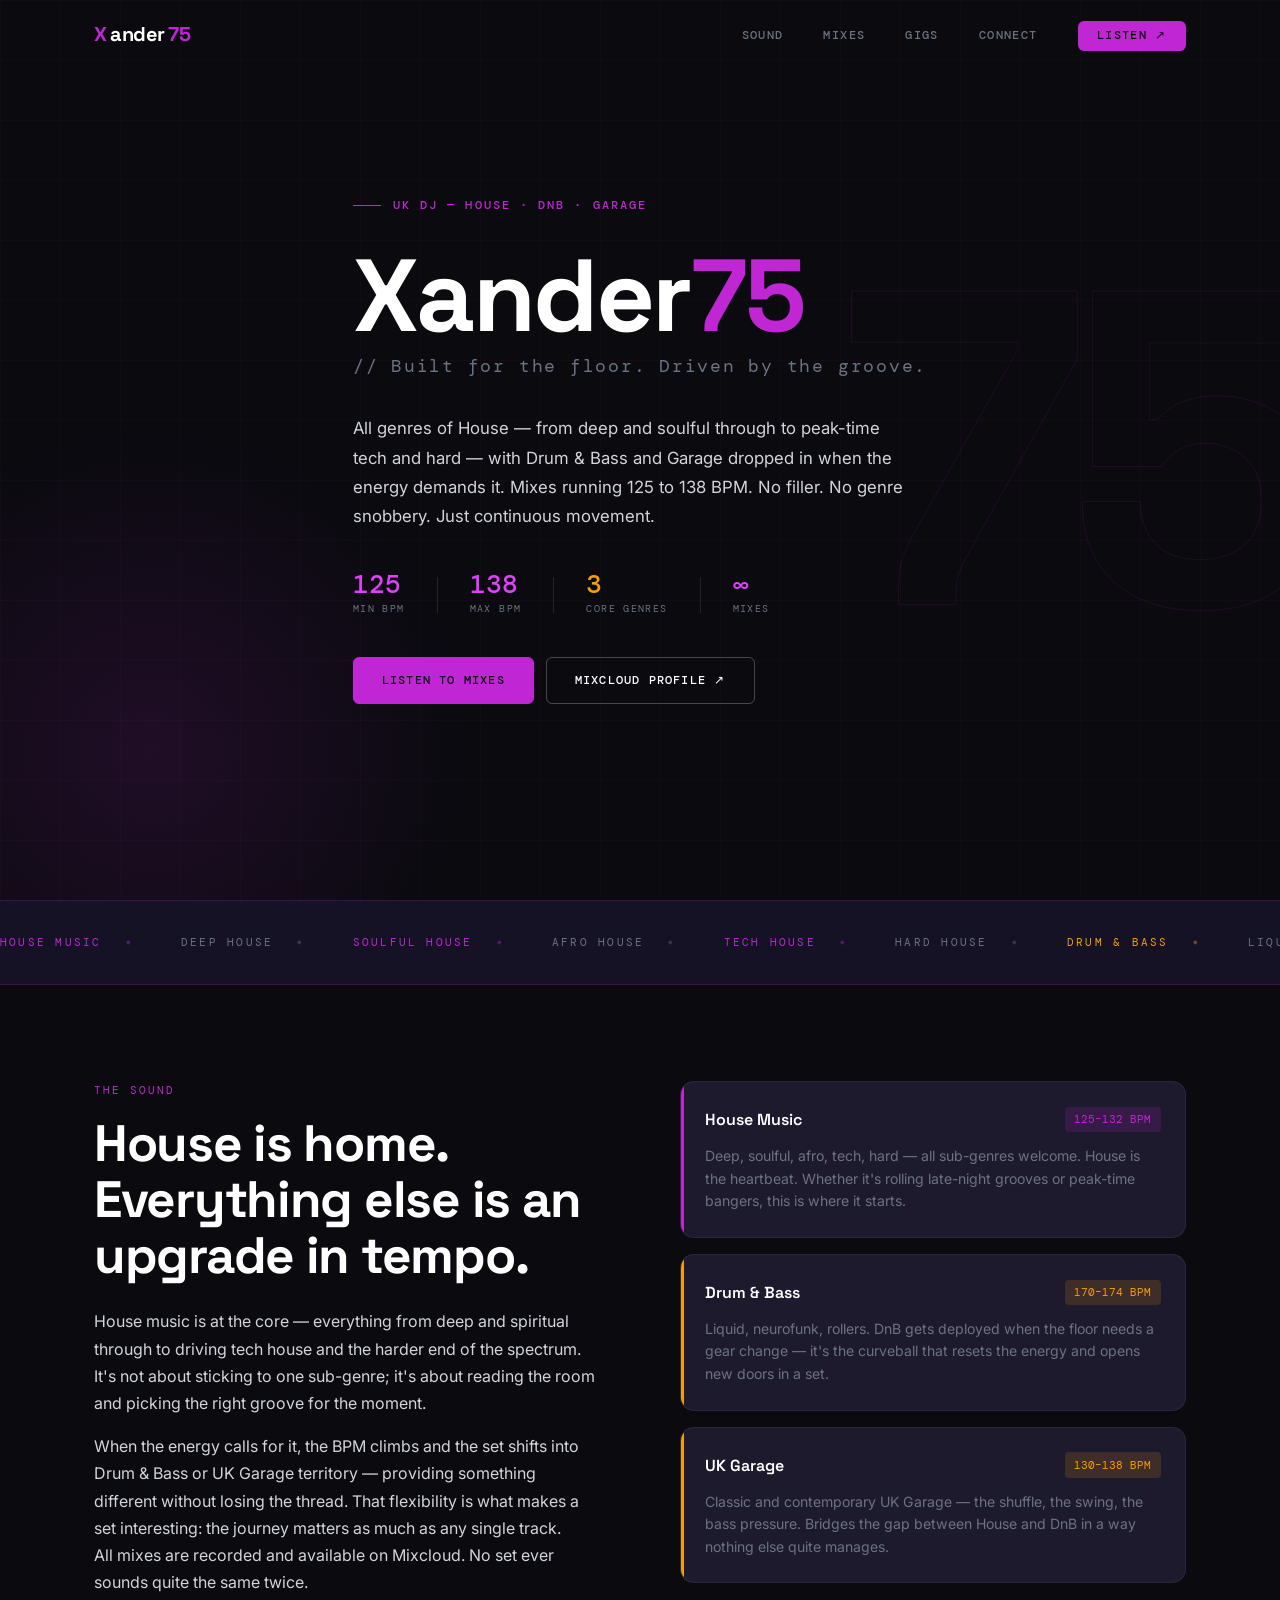
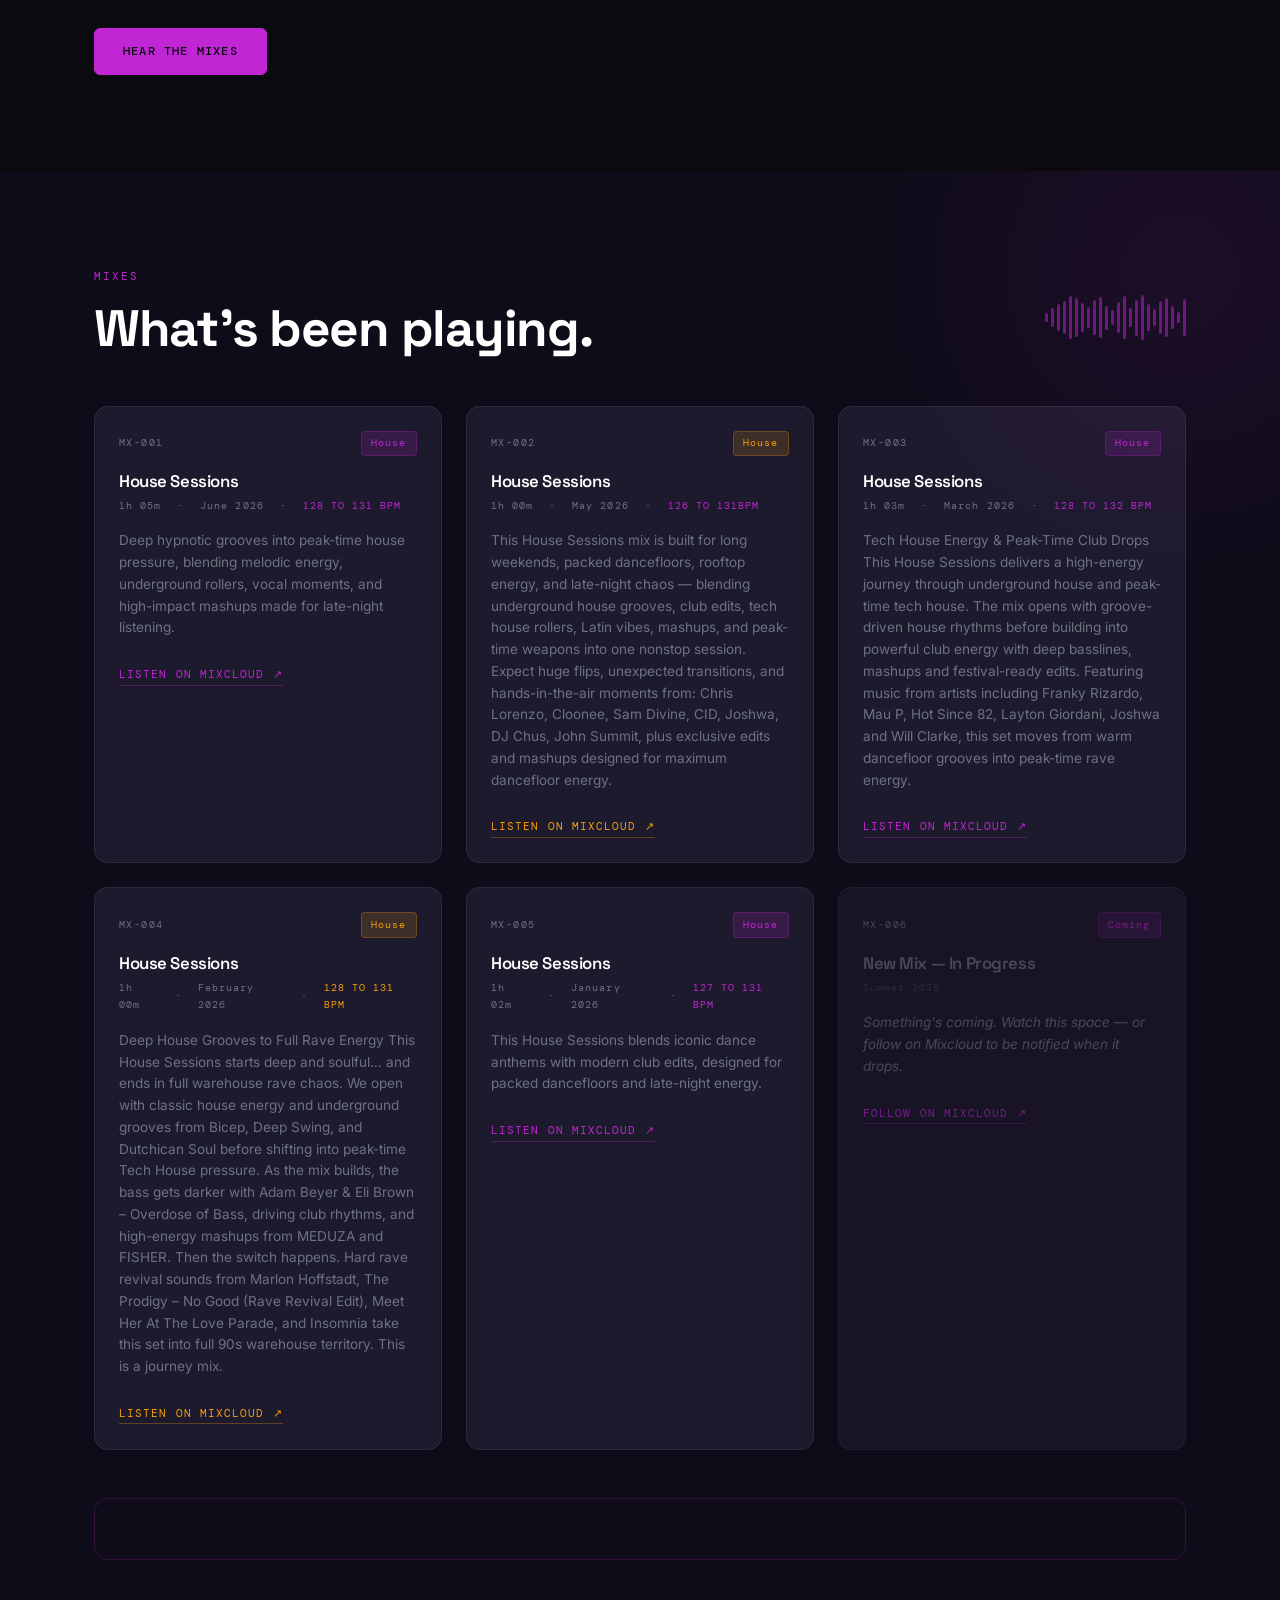
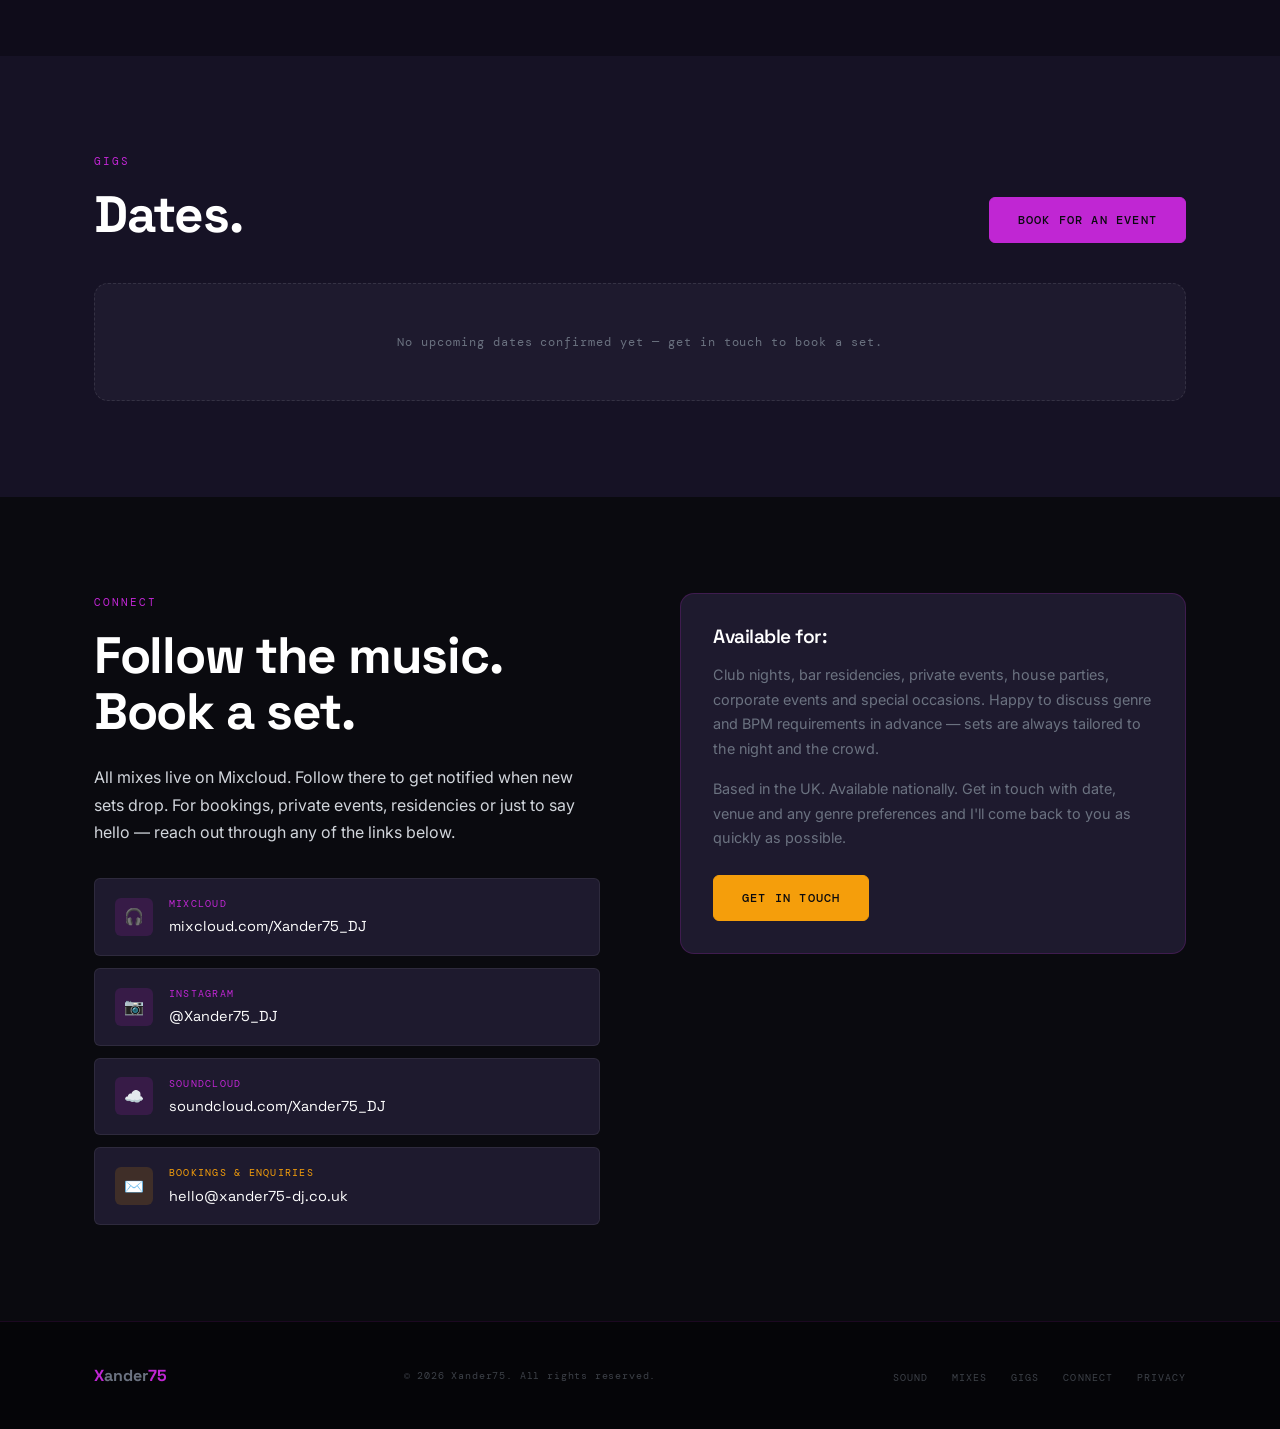
<file: index.html>
<!DOCTYPE html>
<html lang="en-GB">
<head>
  <meta charset="UTF-8">
  <meta name="viewport" content="width=device-width, initial-scale=1.0">

  <!-- ============================================================
       EDIT: Update these meta tags for your domain and social sharing
       ============================================================ -->
  <title>Xander75 | DJ · House · Drum &amp; Bass · Garage</title>
  <meta name="description" content="Xander75 — UK DJ spinning House, Drum &amp; Bass and Garage. 125–138 BPM of non-stop movement. Listen to mixes on Mixcloud and get in touch for bookings.">
  <link rel="canonical" href="https://xander75-dj.co.uk/">

  <!-- Open Graph -->
  <meta property="og:type" content="website">
  <meta property="og:url" content="https://xander75-dj.co.uk/">
  <meta property="og:title" content="Xander75 — DJ · House · DnB · Garage">
  <meta property="og:description" content="UK DJ. House, Drum &amp; Bass and Garage. 125–138 BPM. Mixes on Mixcloud.">
  <!-- EDIT: create a 1200×630px banner image and update path below -->
  <meta property="og:image" content="https://xander75.co.uk/assets/og-image.png">

  <!-- EDIT: replace favicon files with your own -->
  <link rel="icon" type="image/svg+xml" href="assets/favicon.svg">
  <link rel="icon" type="image/png" href="assets/favicon.png">

  <link rel="stylesheet" href="css/style.css">
</head>

<body>

  <a class="skip-link" href="#main">Skip to main content</a>

  <!-- ══════════════════════════════════════════════════════════
       NAVIGATION
  ══════════════════════════════════════════════════════════ -->
  <nav class="site-nav" aria-label="Main navigation">
    <div class="container">
      <div class="nav-inner">

        <!-- EDIT: this is the logo mark — change text or add an SVG logo -->
        <a href="#hero" class="nav-logo" aria-label="Xander75 home">
          <span class="logo-accent">X</span>ander<span class="logo-accent">75</span>
        </a>

        <button class="nav-toggle" id="navToggle"
                aria-controls="navLinks"
                aria-expanded="false"
                aria-label="Toggle navigation">
          <span></span><span></span><span></span>
        </button>

        <ul class="nav-links" id="navLinks" role="list">
          <li><a href="#sound">Sound</a></li>
          <li><a href="#mixes">Mixes</a></li>
          <li><a href="#gigs">Gigs</a></li>
          <li><a href="#connect">Connect</a></li>
          <!-- EDIT: update href to your Mixcloud URL -->
          <li><a href="https://www.mixcloud.com/xander75_dj/" target="_blank" rel="noopener" class="nav-cta">Listen ↗</a></li>
        </ul>

      </div>
    </div>
  </nav>

  <main id="main">

  <!-- ══════════════════════════════════════════════════════════
       HERO
  ══════════════════════════════════════════════════════════ -->
  <section class="hero" id="hero" aria-labelledby="hero-title">

    <div class="hero-grid" aria-hidden="true"></div>
    <div class="hero-glow" aria-hidden="true"></div>

    <!-- THE SIGNATURE ELEMENT: giant "75" watermark -->
    <div class="hero-watermark" aria-hidden="true">75</div>

    <div class="container">
      <div class="hero-content">

        <p class="eyebrow">UK DJ — House · DnB · Garage</p>

        <h1 id="hero-title">Xander<span style="color:var(--fuchsia)">75</span></h1>

        <!-- EDIT: update this tagline to reflect your style -->
        <p class="hero-alias">// Built for the floor. Driven by the groove.</p>

        <p class="hero-bio">
          All genres of House — from deep and soulful through to peak-time tech and hard — with Drum &amp; Bass and Garage dropped in when the energy demands it. Mixes running 125 to 138 BPM. No filler. No genre snobbery. Just continuous movement.
        </p>

        <!-- Live BPM readout strip -->
        <div class="bpm-strip" aria-label="BPM range">
          <div class="bpm-item">
            <span class="bpm-value" aria-label="Minimum BPM: 125">125</span>
            <span class="bpm-label">Min BPM</span>
          </div>
          <div class="bpm-divider" aria-hidden="true"></div>
          <div class="bpm-item">
            <span class="bpm-value" aria-label="Maximum BPM: 138">138</span>
            <span class="bpm-label">Max BPM</span>
          </div>
          <div class="bpm-divider" aria-hidden="true"></div>
          <div class="bpm-item">
            <span class="bpm-value amber" aria-label="3 genres">3</span>
            <span class="bpm-label">Core Genres</span>
          </div>
          <div class="bpm-divider" aria-hidden="true"></div>
          <div class="bpm-item">
            <!-- EDIT: update this number as your mix count grows -->
            <span class="bpm-value" aria-label="82 Mixes on Mixcloud">∞</span>
            <span class="bpm-label">Mixes</span>
          </div>
        </div>

        <div class="btn-group">
          <!-- EDIT: update all links below with your real URLs -->
          <a href="#mixes" class="btn btn-fuchsia">Listen to Mixes</a>
          <a href="https://www.mixcloud.com/xander75_dj/" target="_blank" rel="noopener" class="btn btn-outline">Mixcloud Profile ↗</a>
        </div>

      </div>
    </div>
  </section>

  <!-- ══════════════════════════════════════════════════════════
       SCROLLING GENRE TICKER
  ══════════════════════════════════════════════════════════ -->
  <div class="genre-strip" aria-hidden="true">
    <div class="genre-ticker">
      <span class="fuchsia">House Music</span>
      <span>Deep House</span>
      <span class="fuchsia">Soulful House</span>
      <span>Afro House</span>
      <span class="fuchsia">Tech House</span>
      <span>Hard House</span>
      <span class="amber">Drum &amp; Bass</span>
      <span>Liquid DnB</span>
      <span class="amber">Garage</span>
      <span>UK Garage</span>
      <span class="fuchsia">125 BPM</span>
      <span>130 BPM</span>
      <span class="amber">138 BPM</span>
      <span class="fuchsia">House Music</span>
      <span>Deep House</span>
      <span class="fuchsia">Soulful House</span>
      <span>Afro House</span>
      <span class="fuchsia">Tech House</span>
      <span>Hard House</span>
      <span class="amber">Drum &amp; Bass</span>
      <span>Liquid DnB</span>
      <span class="amber">Garage</span>
      <span>UK Garage</span>
      <span class="fuchsia">125 BPM</span>
      <span>130 BPM</span>
      <span class="amber">138 BPM</span>
    </div>
  </div>

  <!-- ══════════════════════════════════════════════════════════
       SOUND / ABOUT
  ══════════════════════════════════════════════════════════ -->
  <section class="sound-section" id="sound" aria-labelledby="sound-heading">
    <div class="container">

      <div class="sound-grid">

        <div class="reveal">
          <span class="section-eyebrow">The Sound</span>
          <h2 id="sound-heading">House is home. Everything else is an upgrade in tempo.</h2>
          <p style="margin-top:1.5rem; margin-bottom:1rem;">
            <!-- EDIT: update this bio with your own words -->
            House music is at the core — everything from deep and spiritual through to driving tech house and the harder end of the spectrum. It's not about sticking to one sub-genre; it's about reading the room and picking the right groove for the moment.
          </p>
          <p>
            When the energy calls for it, the BPM climbs and the set shifts into Drum &amp; Bass or UK Garage territory — providing something different without losing the thread. That flexibility is what makes a set interesting: the journey matters as much as any single track.
          </p>
          <p>
            All mixes are recorded and available on Mixcloud. No set ever sounds quite the same twice.
          </p>
          <div class="btn-group" style="margin-top:2rem;">
            <a href="#mixes" class="btn btn-fuchsia">Hear the Mixes</a>
          </div>
        </div>

        <div class="genre-cards reveal">

          <!-- ── Genre Card: House ── -->
          <div class="genre-card">
            <div class="genre-card-header">
              <span class="genre-card-title">House Music</span>
              <span class="genre-bpm">125–132 BPM</span>
            </div>
            <!-- EDIT: update descriptions to reflect your actual style and influences -->
            <p>Deep, soulful, afro, tech, hard — all sub-genres welcome. House is the heartbeat. Whether it's rolling late-night grooves or peak-time bangers, this is where it starts.</p>
          </div>

          <!-- ── Genre Card: DnB ── -->
          <div class="genre-card amber-card">
            <div class="genre-card-header">
              <span class="genre-card-title">Drum &amp; Bass</span>
              <span class="genre-bpm amber">170–174 BPM</span>
            </div>
            <p>Liquid, neurofunk, rollers. DnB gets deployed when the floor needs a gear change — it's the curveball that resets the energy and opens new doors in a set.</p>
          </div>

          <!-- ── Genre Card: Garage ── -->
          <div class="genre-card amber-card">
            <div class="genre-card-header">
              <span class="genre-card-title">UK Garage</span>
              <span class="genre-bpm amber">130–138 BPM</span>
            </div>
            <p>Classic and contemporary UK Garage — the shuffle, the swing, the bass pressure. Bridges the gap between House and DnB in a way nothing else quite manages.</p>
          </div>

        </div>

      </div>
    </div>
  </section>

  <!-- ══════════════════════════════════════════════════════════
       MIXES
  ══════════════════════════════════════════════════════════ -->
  <section class="mixes-section" id="mixes" aria-labelledby="mixes-heading">
    <div class="container">

      <div class="mixes-header reveal">
        <div>
          <span class="section-eyebrow">Mixes</span>
          <h2 id="mixes-heading">What's been playing.</h2>
        </div>
        <!-- Animated waveform -->
        <div class="waveform" aria-hidden="true">
          <!-- JS sets the heights — these are placeholder bars -->
          <div class="wave-bar"></div>
          <div class="wave-bar"></div>
          <div class="wave-bar"></div>
          <div class="wave-bar"></div>
          <div class="wave-bar"></div>
          <div class="wave-bar"></div>
          <div class="wave-bar"></div>
          <div class="wave-bar"></div>
          <div class="wave-bar"></div>
          <div class="wave-bar"></div>
          <div class="wave-bar"></div>
          <div class="wave-bar"></div>
          <div class="wave-bar"></div>
          <div class="wave-bar"></div>
          <div class="wave-bar"></div>
          <div class="wave-bar"></div>
          <div class="wave-bar"></div>
          <div class="wave-bar"></div>
          <div class="wave-bar"></div>
          <div class="wave-bar"></div>
          <div class="wave-bar"></div>
          <div class="wave-bar"></div>
          <div class="wave-bar"></div>
          <div class="wave-bar"></div>
        </div>
      </div>

      <!-- ── Mix Cards ──
           EDIT: update each card with your real mix titles, durations, dates and Mixcloud links.
           Add/remove cards as needed. Copy the .mix-card block to add more.
           Add class "amber-mix" to the outer .mix-card and "amber" to .mix-genre-badge and .mix-link
           for DnB/Garage mixes.
      ── -->
      <div class="mixes-grid">

        <!-- 2026-06-17 -->
        <article class="mix-card reveal" aria-labelledby="mix1-title">
          <div class="mix-card-header">
            <span class="mix-number mono">MX-001</span>
            <span class="mix-genre-badge">House</span>
          </div>
          <div class="mix-card-body">
            <h3 id="mix1-title">
              <!-- EDIT: replace with your actual mix title -->
              House Sessions
            </h3>
            <div class="mix-meta">
              <!-- EDIT: update duration and date -->
              <span>1h 05m</span>
              <span>·</span>
              <span>June 2026</span>
              <span>·</span>
              <span class="active mono">128 to 131 BPM</span>
            </div>
            <p class="mix-description">
              <!-- EDIT: your own tracklist flavour notes -->
              Deep hypnotic grooves into peak-time house pressure, blending melodic energy, underground rollers, vocal moments, and high-impact mashups made for late-night listening.
            </p>
            <!-- EDIT: replace # with your actual Mixcloud track URL -->
            <a href="https://www.mixcloud.com/xander75_dj/20260617-house-sessions/" target="_blank" rel="noopener" class="mix-link">
              Listen on Mixcloud ↗
            </a>
          </div>
        </article>

        <!-- 2026-05-24 -->
        <article class="mix-card amber-mix reveal" aria-labelledby="mix2-title">
          <div class="mix-card-header">
            <span class="mix-number mono">MX-002</span>
            <span class="mix-genre-badge amber">House</span>
          </div>
          <div class="mix-card-body">
            <h3 id="mix2-title">
              <!-- EDIT -->
              House Sessions
            </h3>
            <div class="mix-meta">
              <span>1h 00m</span>
              <span>·</span>
              <span>May 2026</span>
              <span>·</span>
              <span class="active mono">126 to 131BPM</span>
            </div>
            <p class="mix-description">
              This House Sessions mix is built for long weekends, packed dancefloors, rooftop energy, and late-night chaos — blending underground house grooves, club edits, tech house rollers, Latin vibes, mashups, and peak-time weapons into one nonstop session.

Expect huge flips, unexpected transitions, and hands-in-the-air moments from:
Chris Lorenzo, Cloonee, Sam Divine, CID, Joshwa, DJ Chus, John Summit, plus exclusive edits and mashups designed for maximum dancefloor energy.
            </p>
            <a href="https://www.mixcloud.com/xander75_dj/20260524-bank-holiday-sessions/" target="_blank" rel="noopener" class="mix-link amber">
              Listen on Mixcloud ↗
            </a>
          </div>
        </article>

        <!-- 2026-03-08 -->
        <article class="mix-card reveal" aria-labelledby="mix3-title">
          <div class="mix-card-header">
            <span class="mix-number mono">MX-003</span>
            <span class="mix-genre-badge">House</span>
          </div>
          <div class="mix-card-body">
            <h3 id="mix3-title">
              <!-- EDIT -->
              House Sessions
            </h3>
            <div class="mix-meta">
              <span>1h 03m</span>
              <span>·</span>
              <span>March 2026</span>
              <span>·</span>
              <span class="active mono">128 to 132 BPM</span>
            </div>
            <p class="mix-description">
              Tech House Energy & Peak-Time Club Drops

This House Sessions delivers a high-energy journey through underground house and peak-time tech house.
The mix opens with groove-driven house rhythms before building into powerful club energy with deep basslines, mashups and festival-ready edits.
Featuring music from artists including Franky Rizardo, Mau P, Hot Since 82, Layton Giordani, Joshwa and Will Clarke, this set moves from warm dancefloor grooves into peak-time rave energy.
            </p>
            <a href="https://www.mixcloud.com/xander75_dj/20260308-house-sessions/" target="_blank" rel="noopener" class="mix-link">
              Listen on Mixcloud ↗
            </a>
          </div>
        </article>

        <!-- 2026-02-22 -->
        <article class="mix-card amber-mix reveal" aria-labelledby="mix4-title">
          <div class="mix-card-header">
            <span class="mix-number mono">MX-004</span>
            <span class="mix-genre-badge amber">House</span>
          </div>
          <div class="mix-card-body">
            <h3 id="mix4-title">
              <!-- EDIT -->
              House Sessions
            </h3>
            <div class="mix-meta">
              <span>1h 00m</span>
              <span>·</span>
              <span>February 2026</span>
              <span>·</span>
              <span class="active mono" style="color:var(--amber)">128 to 131 BPM</span>
            </div>
            <p class="mix-description">
              Deep House Grooves to Full Rave Energy
This House Sessions starts deep and soulful… and ends in full warehouse rave chaos.
We open with classic house energy and underground grooves from Bicep, Deep Swing, and Dutchican Soul before shifting into peak-time Tech House pressure.
As the mix builds, the bass gets darker with Adam Beyer & Eli Brown – Overdose of Bass, driving club rhythms, and high-energy mashups from MEDUZA and FISHER.
Then the switch happens.
Hard rave revival sounds from Marlon Hoffstadt, The Prodigy – No Good (Rave Revival Edit), Meet Her At The Love Parade, and Insomnia take this set into full 90s warehouse territory.
This is a journey mix.
            </p>
            <a href="https://www.mixcloud.com/xander75_dj/20260222-house-sessions/" target="_blank" rel="noopener" class="mix-link amber">
              Listen on Mixcloud ↗
            </a>
          </div>
        </article>

        <!-- 2026-01-17 -->
        <article class="mix-card reveal" aria-labelledby="mix5-title">
          <div class="mix-card-header">
            <span class="mix-number mono">MX-005</span>
            <span class="mix-genre-badge">House</span>
          </div>
          <div class="mix-card-body">
            <h3 id="mix5-title">
              <!-- EDIT -->
              House Sessions
            </h3>
            <div class="mix-meta">
              <span>1h 02m</span>
              <span>·</span>
              <span>January 2026</span>
              <span>·</span>
              <span class="active mono">127 to 131 BPM</span>
            </div>
            <p class="mix-description">
              This House Sessions blends iconic dance anthems with modern club edits, designed for packed dancefloors and late-night energy.
            </p>
            <a href="https://www.mixcloud.com/xander75_dj/20260117-house-sessions/" target="_blank" rel="noopener" class="mix-link">
              Listen on Mixcloud ↗
            </a>
          </div>
        </article>

        <!-- Mix 6 — placeholder for future mix -->
        <article class="mix-card reveal" aria-labelledby="mix6-title" style="opacity:0.6;">
          <div class="mix-card-header">
            <span class="mix-number mono">MX-006</span>
            <!-- EDIT: update badge with genre when added -->
            <span class="mix-genre-badge">Coming</span>
          </div>
          <div class="mix-card-body">
            <h3 id="mix6-title" style="color:var(--grey);">
              <!-- EDIT: update when ready -->
              New Mix — In Progress
            </h3>
            <div class="mix-meta">
              <span style="color:var(--grey-mid);">Summer 2025</span>
            </div>
            <p class="mix-description" style="font-style:italic;">
              <!-- EDIT: tease your next mix -->
              Something's coming. Watch this space — or follow on Mixcloud to be notified when it drops.
            </p>
            <!-- EDIT: replace # with Mixcloud profile URL -->
            <a href="https://www.mixcloud.com/xander75_dj/" target="_blank" rel="noopener" class="mix-link">
              Follow on Mixcloud ↗
            </a>
          </div>
        </article>

      </div><!-- /mixes-grid -->

      <!-- ── Mixcloud Embed Section ──
           EDIT: Replace the <iframe> below with the embed code from your Mixcloud profile.
           To get it: go to your mix on Mixcloud → Share → Embed → copy the iframe code.
           Delete the .embed-note <div> when you have a real embed to show.
      ── -->
      <div class="mixcloud-embed-slot reveal">
        <iframe width="100%" height="60" src="https://player-widget.mixcloud.com/widget/iframe/?hide_cover=1&mini=1&light=1&feed=%2Fxander75_dj%2F20260617-house-sessions%2F" frameborder="0" allow="encrypted-media; fullscreen; autoplay; idle-detection; speaker-selection; web-share;" ></iframe>
      </div>
      <!--
      EXAMPLE MIXCLOUD EMBED — uncomment and replace with your own:
      <div class="mixcloud-embed-slot reveal">
        <iframe width="100%" height="60" src="https://player-widget.mixcloud.com/widget/iframe/?hide_cover=1&mini=1&light=1&feed=%2Fxander75_dj%2F20260617-house-sessions%2F" frameborder="0" allow="encrypted-media; fullscreen; autoplay; idle-detection; speaker-selection; web-share;" ></iframe>
      </div>
      -->

    </div>
  </section>

  <!-- ══════════════════════════════════════════════════════════
       GIGS
       EDIT: Replace placeholder rows with your real gig history and upcoming dates.
       Remove .no-gigs block when you have real data.
       Add class "upcoming" to .gig-row for highlighted confirmed future gigs.
  ══════════════════════════════════════════════════════════ -->
  <section class="gigs-section" id="gigs" aria-labelledby="gigs-heading">
    <div class="container">

      <div class="gigs-header reveal">
        <div>
          <span class="section-eyebrow">Gigs</span>
          <h2 id="gigs-heading">Dates.</h2>
        </div>
        <!-- EDIT: add a booking CTA link here when you have a booking email/form -->
        <a href="#connect" class="btn btn-fuchsia">Book for an Event</a>
      </div>

      <!--
      EDIT: When you have real gig data, delete the .no-gigs block below
      and uncomment/populate the .gigs-list block.

      Gig row structure:
      <div class="gig-row upcoming">   <- upcoming = highlighted
        <div class="gig-date">SAT 14 SEP 2025</div>
        <div class="gig-info">
          <h3>Venue or Event Name</h3>
          <p>City · Doors 22:00</p>
        </div>
        <div class="gig-genre">House / Tech</div>
        <div class="gig-status confirmed">Confirmed</div>
      </div>

      For past gigs:
      <div class="gig-row">
        <div class="gig-date past-date" style="color:var(--grey-mid)">SAT 12 APR 2025</div>
        <div class="gig-info">...</div>
        <div class="gig-status past">Past</div>
      </div>
      -->

      <div class="no-gigs reveal">
        <p>
          <!-- EDIT: remove this placeholder when you have gig dates to show -->
          No upcoming dates confirmed yet — get in touch to book a set.
        </p>
      </div>

      <!--
      EXAMPLE GIG LIST — uncomment when you have real dates:
      <div class="gigs-list reveal">

        <div class="gig-row upcoming">
          <div class="gig-date">SAT 14 SEP 2025</div>
          <div class="gig-info">
            <h3>Your Venue Name Here</h3>
            <p>City · Doors 22:00 · Set 01:00–03:00</p>
          </div>
          <div class="gig-genre">House / Tech</div>
          <div class="gig-status confirmed">Confirmed</div>
        </div>

        <div class="gig-row">
          <div class="gig-date" style="color:var(--grey-mid)">SAT 12 APR 2025</div>
          <div class="gig-info">
            <h3>Previous Venue</h3>
            <p>City · Private event</p>
          </div>
          <div class="gig-genre">Garage / DnB</div>
          <div class="gig-status past">Past</div>
        </div>

      </div>
      -->

    </div>
  </section>

  <!-- ══════════════════════════════════════════════════════════
       CONNECT / BOOKING
  ══════════════════════════════════════════════════════════ -->
  <section class="connect-section" id="connect" aria-labelledby="connect-heading">
    <div class="container">

      <div class="connect-grid">

        <div class="reveal">
          <span class="section-eyebrow">Connect</span>
          <h2 id="connect-heading">Follow the music. Book a set.</h2>
          <p style="margin-top:1.5rem; margin-bottom:2rem;">
            All mixes live on Mixcloud. Follow there to get notified when new sets drop. For bookings, private events, residencies or just to say hello — reach out through any of the links below.
          </p>

          <!-- ── Social / Platform Links ──
               EDIT: replace YOURUSERNAME with your real usernames.
               Remove any platforms you don't use.
          ── -->
          <div class="connect-links">

            <a href="https://www.mixcloud.com/Xander75_DJ" target="_blank" rel="noopener" class="connect-item">
              <div class="connect-icon" aria-hidden="true">🎧</div>
              <div class="connect-text">
                <span class="connect-platform">Mixcloud</span>
                <!-- EDIT: update to your actual Mixcloud handle -->
                <span class="connect-handle">mixcloud.com/Xander75_DJ</span>
              </div>
            </a>

            <a href="https://www.instagram.com/Xander75_DJ" target="_blank" rel="noopener" class="connect-item">
              <div class="connect-icon" aria-hidden="true">📷</div>
              <div class="connect-text">
                <span class="connect-platform">Instagram</span>
                <!-- EDIT -->
                <span class="connect-handle">@Xander75_DJ</span>
              </div>
            </a>

            <a href="https://soundcloud.com/xander-harris-254791948" target="_blank" rel="noopener" class="connect-item">
              <div class="connect-icon" aria-hidden="true">☁️</div>
              <div class="connect-text">
                <span class="connect-platform">SoundCloud</span>
                <!-- EDIT -->
                <span class="connect-handle">soundcloud.com/Xander75_DJ</span>
              </div>
            </a>

            <!-- EDIT: uncomment and add YouTube if you post video mixes there
            <a href="https://www.youtube.com/@YOURUSERNAME" target="_blank" rel="noopener" class="connect-item">
              <div class="connect-icon" aria-hidden="true">▶️</div>
              <div class="connect-text">
                <span class="connect-platform">YouTube</span>
                <span class="connect-handle">@Xander75DJ</span>
              </div>
            </a>
            -->

            <!-- EDIT: replace with your real email address -->
            <a href="mailto:hello@xander75-dj.co.uk" class="connect-item amber">
              <div class="connect-icon amber-icon" aria-hidden="true">✉️</div>
              <div class="connect-text">
                <span class="connect-platform amber">Bookings &amp; Enquiries</span>
                <!-- EDIT -->
                <span class="connect-handle">hello@xander75-dj.co.uk</span>
              </div>
            </a>

          </div>
        </div>

        <!-- Booking note -->
        <div class="booking-note reveal">
          <h3>Available for:</h3>
          <!-- EDIT: update this list to match the events you want to be booked for -->
          <p>
            Club nights, bar residencies, private events, house parties, corporate events and special occasions. Happy to discuss genre and BPM requirements in advance — sets are always tailored to the night and the crowd.
          </p>
          <p>
            Based in the UK. Available nationally. Get in touch with date, venue and any genre preferences and I'll come back to you as quickly as possible.
          </p>
          <a href="mailto:hello@xander75-dj.co.uk" class="btn btn-amber">Get in Touch</a>
        </div>

      </div>
    </div>
  </section>

  </main>

  <!-- ══════════════════════════════════════════════════════════
       FOOTER
  ══════════════════════════════════════════════════════════ -->
  <footer class="site-footer" aria-label="Site footer">
    <div class="container">
      <div class="footer-inner">

        <div class="footer-logo">
          <span>X</span>ander<span>75</span>
        </div>

        <p class="footer-copy">
          &copy; <span id="year"></span> Xander75. All rights reserved.
        </p>

        <ul class="footer-links" role="list">
          <li><a href="#sound">Sound</a></li>
          <li><a href="#mixes">Mixes</a></li>
          <li><a href="#gigs">Gigs</a></li>
          <li><a href="#connect">Connect</a></li>
          <!-- EDIT: link to a privacy page if you add one -->
          <li><a href="privacy.html">Privacy</a></li>
        </ul>

      </div>
    </div>
  </footer>

  <script src="js/main.js"></script>
</body>
</html>
</file>
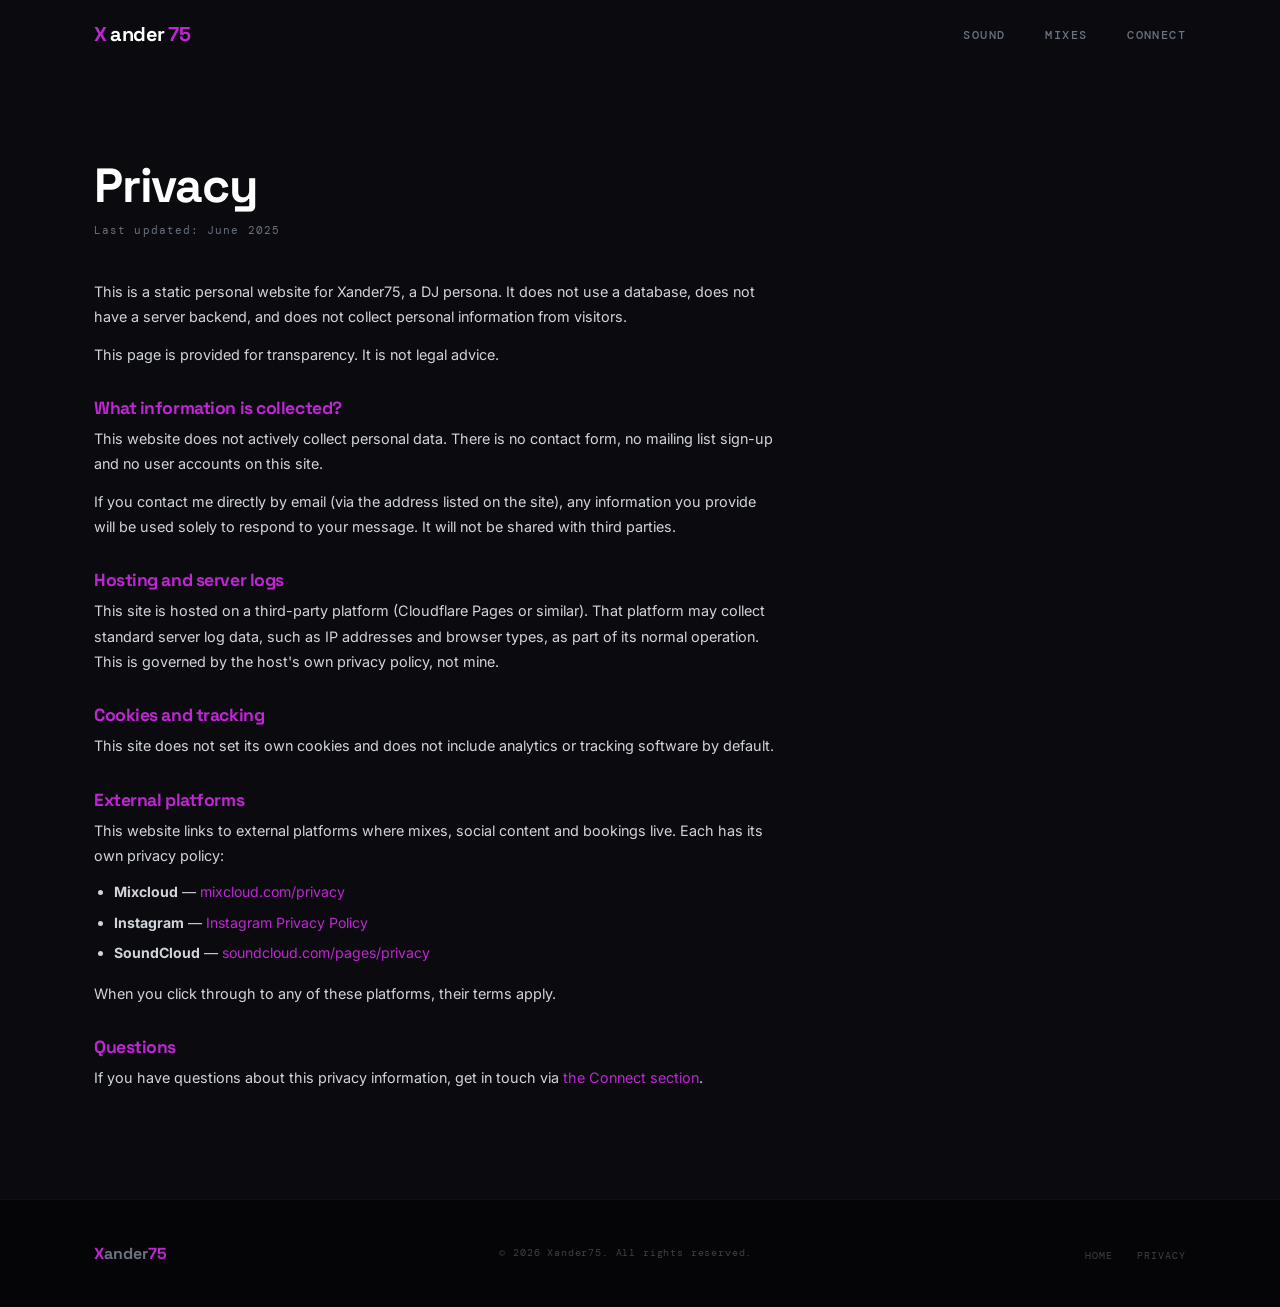
<file: privacy.html>
<!DOCTYPE html>
<html lang="en-GB">
<head>
  <meta charset="UTF-8">
  <meta name="viewport" content="width=device-width, initial-scale=1.0">
  <title>Privacy | Xander75</title>
  <meta name="description" content="Privacy information for xander75.co.uk">
  <meta name="robots" content="noindex">
  <link rel="icon" type="image/svg+xml" href="assets/favicon.svg">
  <link rel="stylesheet" href="css/style.css">
  <style>
    .privacy-page {
      padding: 10rem 0 6rem;
      min-height: 100vh;
      background: var(--black);
    }
    .privacy-prose {
      max-width: 680px;
    }
    .privacy-prose h1 {
      font-size: clamp(2rem, 5vw, 3rem);
      margin-bottom: 0.5rem;
    }
    .privacy-prose .updated {
      font-family: var(--font-mono);
      font-size: 0.68rem;
      color: var(--grey);
      letter-spacing: 0.1em;
      margin-bottom: 2.5rem;
      display: block;
    }
    .privacy-prose h2 {
      font-size: 1.1rem;
      margin-top: 2rem;
      margin-bottom: 0.5rem;
      color: var(--fuchsia);
    }
    .privacy-prose p {
      font-size: 0.9rem;
      color: var(--grey-light);
      line-height: 1.75;
      margin-bottom: 0.75rem;
    }
    .privacy-prose a { color: var(--fuchsia); }
    .privacy-prose a:hover { color: var(--fuchsia-hi); }
    .privacy-prose ul {
      margin: 0.5rem 0 1rem 1.25rem;
    }
    .privacy-prose li {
      font-size: 0.88rem;
      color: var(--grey-light);
      margin-bottom: 0.4rem;
    }
  </style>
</head>
<body>

  <a class="skip-link" href="#main">Skip to main content</a>

  <nav class="site-nav scrolled" aria-label="Main navigation">
    <div class="container">
      <div class="nav-inner">
        <a href="index.html" class="nav-logo" aria-label="Xander75 home">
          <span class="logo-accent">X</span>ander<span class="logo-accent">75</span>
        </a>
        <ul class="nav-links" id="navLinks" role="list">
          <li><a href="index.html#sound">Sound</a></li>
          <li><a href="index.html#mixes">Mixes</a></li>
          <li><a href="index.html#connect">Connect</a></li>
        </ul>
      </div>
    </div>
  </nav>

  <main id="main">
    <div class="privacy-page">
      <div class="container">
        <div class="privacy-prose">

          <h1>Privacy</h1>
          <!-- EDIT: update date when you publish or revise -->
          <span class="updated">Last updated: June 2025</span>

          <p>This is a static personal website for Xander75, a DJ persona. It does not use a database, does not have a server backend, and does not collect personal information from visitors.</p>
          <p>This page is provided for transparency. It is not legal advice.</p>

          <h2>What information is collected?</h2>
          <p>This website does not actively collect personal data. There is no contact form, no mailing list sign-up and no user accounts on this site.</p>
          <p>If you contact me directly by email (via the address listed on the site), any information you provide will be used solely to respond to your message. It will not be shared with third parties.</p>

          <h2>Hosting and server logs</h2>
          <p>This site is hosted on a third-party platform (Cloudflare Pages or similar). That platform may collect standard server log data, such as IP addresses and browser types, as part of its normal operation. This is governed by the host's own privacy policy, not mine.</p>

          <h2>Cookies and tracking</h2>
          <p>This site does not set its own cookies and does not include analytics or tracking software by default.</p>

          <h2>External platforms</h2>
          <p>This website links to external platforms where mixes, social content and bookings live. Each has its own privacy policy:</p>
          <ul>
            <li><strong>Mixcloud</strong> — <a href="https://www.mixcloud.com/privacy/" target="_blank" rel="noopener">mixcloud.com/privacy</a></li>
            <li><strong>Instagram</strong> — <a href="https://privacycenter.instagram.com/policy" target="_blank" rel="noopener">Instagram Privacy Policy</a></li>
            <li><strong>SoundCloud</strong> — <a href="https://soundcloud.com/pages/privacy" target="_blank" rel="noopener">soundcloud.com/pages/privacy</a></li>
          </ul>
          <p>When you click through to any of these platforms, their terms apply.</p>

          <h2>Questions</h2>
          <p>If you have questions about this privacy information, get in touch via <a href="index.html#connect">the Connect section</a>.</p>

        </div>
      </div>
    </div>
  </main>

  <footer class="site-footer" aria-label="Site footer">
    <div class="container">
      <div class="footer-inner">
        <div class="footer-logo"><span>X</span>ander<span>75</span></div>
        <p class="footer-copy">&copy; <span id="year"></span> Xander75. All rights reserved.</p>
        <ul class="footer-links" role="list">
          <li><a href="index.html">Home</a></li>
          <li><a href="privacy.html">Privacy</a></li>
        </ul>
      </div>
    </div>
  </footer>

  <script src="js/main.js"></script>
</body>
</html>
</file>
<file: css/style.css>
/* ============================================================
   Xander75_DJ — Main Stylesheet
   Palette:
     Near-black  #0A0A0F
     Purple-mid  #1E1A2E
     Fuchsia     #C026D3  (house / primary)
     Amber       #F59E0B  (DnB / speed accent)
     White       #FFFFFF
     Grey        #6B7280
     Grey-light  #D1D5DB

   Type: Space Grotesk (display) · DM Mono (data) · Inter (body)
   EDIT: update --fuchsia and --amber to change the full colour scheme
   ============================================================ */

@import url('https://fonts.googleapis.com/css2?family=Space+Grotesk:wght@300;400;500;600;700&family=DM+Mono:wght@400;500&family=Inter:wght@300;400;500&display=swap');

/* ── Reset ── */
*, *::before, *::after {
  box-sizing: border-box;
  margin: 0;
  padding: 0;
}

:root {
  --black:     #0A0A0F;
  --black-mid: #0F0C1A;
  --purple-mid:#1E1A2E;
  --purple-dim:#161225;
  --fuchsia:   #C026D3;
  --fuchsia-hi:#E040FB;
  --fuchsia-dim:rgba(192,38,211,0.15);
  --amber:     #F59E0B;
  --amber-hi:  #FCD34D;
  --amber-dim: rgba(245,158,11,0.15);
  --white:     #FFFFFF;
  --grey:      #6B7280;
  --grey-light:#D1D5DB;
  --grey-mid:  #374151;

  --font-display: 'Space Grotesk', sans-serif;
  --font-mono:    'DM Mono', monospace;
  --font-body:    'Inter', sans-serif;

  --radius: 6px;
  --radius-lg: 14px;
  --transition: 0.2s ease;
  --glow: 0 0 40px rgba(192,38,211,0.3);
  --glow-amber: 0 0 40px rgba(245,158,11,0.3);
}

html {
  scroll-behavior: smooth;
}

body {
  font-family: var(--font-body);
  font-size: 1rem;
  line-height: 1.7;
  color: var(--grey-light);
  background: var(--black);
  -webkit-font-smoothing: antialiased;
  overflow-x: hidden;
}

a {
  color: var(--fuchsia);
  text-decoration: none;
  transition: color var(--transition);
}

a:hover { color: var(--fuchsia-hi); }

:focus-visible {
  outline: 2px solid var(--fuchsia);
  outline-offset: 3px;
}

/* ── Typography ── */
h1, h2, h3, h4 {
  font-family: var(--font-display);
  color: var(--white);
  line-height: 1.1;
  letter-spacing: -0.025em;
}

h1 { font-size: clamp(3rem, 8vw, 7rem); font-weight: 700; }
h2 { font-size: clamp(2rem, 4.5vw, 3.2rem); font-weight: 700; }
h3 { font-size: clamp(1.1rem, 2vw, 1.3rem); font-weight: 600; }

.mono {
  font-family: var(--font-mono);
  font-size: 0.8rem;
  letter-spacing: 0.12em;
  text-transform: uppercase;
}

/* ── Layout ── */
.container {
  max-width: 1140px;
  margin: 0 auto;
  padding: 0 1.5rem;
}

section { padding: 6rem 0; }

/* ── Skip link ── */
.skip-link {
  position: absolute;
  top: -100%;
  left: 1rem;
  background: var(--fuchsia);
  color: var(--black);
  padding: 0.5rem 1rem;
  border-radius: 0 0 var(--radius) var(--radius);
  font-weight: 700;
  z-index: 200;
}
.skip-link:focus { top: 0; }

/* ── Navigation ── */
.site-nav {
  position: fixed;
  top: 0;
  left: 0;
  right: 0;
  z-index: 100;
  padding: 0;
  transition: background var(--transition), border-color var(--transition);
}

.site-nav.scrolled {
  background: rgba(10,10,15,0.95);
  backdrop-filter: blur(12px);
  -webkit-backdrop-filter: blur(12px);
  border-bottom: 1px solid rgba(192,38,211,0.2);
}

.nav-inner {
  display: flex;
  align-items: center;
  justify-content: space-between;
  height: 68px;
}

/* Logo — X75 monogram */
.nav-logo {
  font-family: var(--font-display);
  font-weight: 700;
  font-size: 1.25rem;
  color: var(--white);
  letter-spacing: -0.03em;
  display: flex;
  align-items: center;
  gap: 0.25rem;
}

.nav-logo .logo-accent { color: var(--fuchsia); }
.nav-logo:hover { color: var(--white); }

.nav-links {
  display: flex;
  align-items: center;
  gap: 2.5rem;
  list-style: none;
}

.nav-links a {
  font-family: var(--font-mono);
  font-size: 0.72rem;
  font-weight: 500;
  color: var(--grey);
  letter-spacing: 0.12em;
  text-transform: uppercase;
  transition: color var(--transition);
}

.nav-links a:hover,
.nav-links a.active {
  color: var(--fuchsia-hi);
}

.nav-cta {
  background: var(--fuchsia);
  color: var(--black) !important;
  padding: 0.45rem 1.2rem;
  border-radius: var(--radius);
  font-weight: 500 !important;
}

.nav-cta:hover {
  background: var(--fuchsia-hi) !important;
  color: var(--black) !important;
}

/* Hamburger */
.nav-toggle {
  display: none;
  flex-direction: column;
  gap: 5px;
  cursor: pointer;
  background: none;
  border: none;
  padding: 4px;
}

.nav-toggle span {
  display: block;
  width: 24px;
  height: 2px;
  background: var(--white);
  border-radius: 2px;
  transition: transform var(--transition), opacity var(--transition);
}

.nav-toggle.open span:nth-child(1) { transform: translateY(7px) rotate(45deg); }
.nav-toggle.open span:nth-child(2) { opacity: 0; }
.nav-toggle.open span:nth-child(3) { transform: translateY(-7px) rotate(-45deg); }

/* ── Buttons ── */
.btn {
  display: inline-flex;
  align-items: center;
  gap: 0.5rem;
  font-family: var(--font-mono);
  font-size: 0.75rem;
  font-weight: 500;
  letter-spacing: 0.1em;
  text-transform: uppercase;
  padding: 0.75rem 1.75rem;
  border-radius: var(--radius);
  border: 1px solid transparent;
  cursor: pointer;
  transition: all var(--transition);
  white-space: nowrap;
}

.btn-fuchsia {
  background: var(--fuchsia);
  color: var(--black);
  border-color: var(--fuchsia);
}
.btn-fuchsia:hover {
  background: var(--fuchsia-hi);
  border-color: var(--fuchsia-hi);
  color: var(--black);
  box-shadow: var(--glow);
}

.btn-outline {
  background: transparent;
  color: var(--white);
  border-color: rgba(255,255,255,0.25);
}
.btn-outline:hover {
  border-color: var(--fuchsia);
  color: var(--fuchsia-hi);
}

.btn-amber {
  background: var(--amber);
  color: var(--black);
  border-color: var(--amber);
}
.btn-amber:hover {
  background: var(--amber-hi);
  border-color: var(--amber-hi);
  color: var(--black);
  box-shadow: var(--glow-amber);
}

.btn-group {
  display: flex;
  flex-wrap: wrap;
  gap: 0.75rem;
  align-items: center;
}

/* ── HERO ── */
.hero {
  min-height: 100vh;
  position: relative;
  display: flex;
  align-items: center;
  overflow: hidden;
  background: var(--black);
}

/* The signature "75" watermark */
.hero-watermark {
  position: absolute;
  right: -2rem;
  top: 50%;
  transform: translateY(-50%);
  font-family: var(--font-display);
  font-size: clamp(20rem, 35vw, 45rem);
  font-weight: 700;
  line-height: 0.85;
  color: transparent;
  -webkit-text-stroke: 1px rgba(192,38,211,0.12);
  letter-spacing: -0.05em;
  pointer-events: none;
  user-select: none;
  z-index: 1;
}

/* Grid noise texture */
.hero-grid {
  position: absolute;
  inset: 0;
  background-image:
    linear-gradient(rgba(192,38,211,0.04) 1px, transparent 1px),
    linear-gradient(90deg, rgba(192,38,211,0.04) 1px, transparent 1px);
  background-size: 60px 60px;
  pointer-events: none;
  z-index: 0;
}

/* Glow orb bottom-left */
.hero-glow {
  position: absolute;
  bottom: -200px;
  left: -200px;
  width: 700px;
  height: 700px;
  border-radius: 50%;
  background: radial-gradient(circle, rgba(192,38,211,0.12) 0%, transparent 65%);
  pointer-events: none;
  z-index: 0;
}

.hero-content {
  position: relative;
  z-index: 2;
  padding: 6rem 0;
  max-width: 760px;
}

/* Eyebrow — mono label */
.eyebrow {
  font-family: var(--font-mono);
  font-size: 0.72rem;
  font-weight: 500;
  letter-spacing: 0.18em;
  text-transform: uppercase;
  color: var(--fuchsia);
  display: flex;
  align-items: center;
  gap: 0.75rem;
  margin-bottom: 1.5rem;
}

.eyebrow::before {
  content: '';
  display: block;
  width: 28px;
  height: 1px;
  background: var(--fuchsia);
}

.hero-title {
  margin-bottom: 0.25rem;
  line-height: 0.95;
}

/* The sub-name in mono, smaller */
.hero-alias {
  font-family: var(--font-mono);
  font-size: clamp(0.9rem, 2vw, 1.1rem);
  color: var(--grey);
  margin-bottom: 2rem;
  letter-spacing: 0.1em;
}

.hero-bio {
  font-size: 1.05rem;
  color: var(--grey-light);
  line-height: 1.75;
  max-width: 560px;
  margin-bottom: 2.5rem;
}

/* BPM readout */
.bpm-strip {
  display: flex;
  align-items: center;
  gap: 2rem;
  margin-bottom: 2.5rem;
  flex-wrap: wrap;
}

.bpm-item {
  display: flex;
  flex-direction: column;
  gap: 0.2rem;
}

.bpm-value {
  font-family: var(--font-mono);
  font-size: 1.6rem;
  font-weight: 500;
  color: var(--fuchsia-hi);
  line-height: 1;
}

.bpm-value.amber { color: var(--amber); }

.bpm-label {
  font-family: var(--font-mono);
  font-size: 0.62rem;
  color: var(--grey);
  letter-spacing: 0.14em;
  text-transform: uppercase;
}

.bpm-divider {
  width: 1px;
  height: 36px;
  background: rgba(255,255,255,0.1);
}

/* ── Genre Strip ── */
.genre-strip {
  background: var(--purple-dim);
  border-top: 1px solid rgba(192,38,211,0.2);
  border-bottom: 1px solid rgba(192,38,211,0.2);
  padding: 2rem 0;
  overflow: hidden;
}

.genre-ticker {
  display: flex;
  gap: 3rem;
  animation: ticker 18s linear infinite;
  width: max-content;
}

.genre-ticker span {
  font-family: var(--font-mono);
  font-size: 0.7rem;
  letter-spacing: 0.2em;
  text-transform: uppercase;
  color: var(--grey);
  white-space: nowrap;
  display: flex;
  align-items: center;
  gap: 1.5rem;
}

.genre-ticker span.fuchsia { color: var(--fuchsia); }
.genre-ticker span.amber   { color: var(--amber); }

.genre-ticker span::after {
  content: '◆';
  font-size: 0.4rem;
  opacity: 0.4;
}

@keyframes ticker {
  from { transform: translateX(0); }
  to   { transform: translateX(-50%); }
}

@media (prefers-reduced-motion: reduce) {
  .genre-ticker { animation: none; }
}

/* ── Sound / About Section ── */
.sound-section { background: var(--black); }

.sound-grid {
  display: grid;
  grid-template-columns: 1fr 1fr;
  gap: 5rem;
  align-items: start;
}

.section-eyebrow {
  font-family: var(--font-mono);
  font-size: 0.68rem;
  letter-spacing: 0.18em;
  text-transform: uppercase;
  color: var(--fuchsia);
  margin-bottom: 1rem;
  display: block;
}

.section-eyebrow.amber { color: var(--amber); }

/* Genre cards */
.genre-cards {
  display: flex;
  flex-direction: column;
  gap: 1rem;
}

.genre-card {
  background: var(--purple-mid);
  border: 1px solid rgba(255,255,255,0.06);
  border-radius: var(--radius-lg);
  padding: 1.5rem;
  position: relative;
  overflow: hidden;
  transition: border-color var(--transition), transform var(--transition);
}

.genre-card:hover {
  border-color: var(--fuchsia);
  transform: translateX(4px);
}

.genre-card.amber-card:hover {
  border-color: var(--amber);
}

/* Accent bar on left */
.genre-card::before {
  content: '';
  position: absolute;
  left: 0;
  top: 0;
  bottom: 0;
  width: 3px;
  background: var(--fuchsia);
  border-radius: 3px 0 0 3px;
}

.genre-card.amber-card::before { background: var(--amber); }

.genre-card-header {
  display: flex;
  align-items: center;
  justify-content: space-between;
  margin-bottom: 0.75rem;
}

.genre-card-title {
  font-family: var(--font-display);
  font-size: 1rem;
  font-weight: 600;
  color: var(--white);
}

.genre-bpm {
  font-family: var(--font-mono);
  font-size: 0.7rem;
  color: var(--fuchsia);
  background: var(--fuchsia-dim);
  padding: 0.2rem 0.6rem;
  border-radius: 4px;
}

.genre-bpm.amber { color: var(--amber); background: var(--amber-dim); }

.genre-card p {
  font-size: 0.88rem;
  color: var(--grey);
  line-height: 1.6;
}

/* ── Mixes Section ── */
.mixes-section {
  background: var(--black-mid);
  position: relative;
  overflow: hidden;
}

.mixes-section::before {
  content: '';
  position: absolute;
  top: -200px;
  right: -200px;
  width: 600px;
  height: 600px;
  border-radius: 50%;
  background: radial-gradient(circle, rgba(192,38,211,0.08) 0%, transparent 70%);
  pointer-events: none;
}

.mixes-header {
  display: flex;
  align-items: flex-end;
  justify-content: space-between;
  gap: 2rem;
  margin-bottom: 3rem;
  flex-wrap: wrap;
}

/* Waveform visual (pure CSS) */
.waveform {
  display: flex;
  align-items: center;
  gap: 3px;
  height: 48px;
  margin-bottom: 1rem;
}

.wave-bar {
  width: 3px;
  background: var(--fuchsia);
  border-radius: 2px;
  opacity: 0.6;
}

/* Mix cards grid */
.mixes-grid {
  display: grid;
  grid-template-columns: repeat(auto-fit, minmax(300px, 1fr));
  gap: 1.5rem;
}

.mix-card {
  background: var(--purple-mid);
  border: 1px solid rgba(255,255,255,0.07);
  border-radius: var(--radius-lg);
  overflow: hidden;
  transition: border-color var(--transition), transform var(--transition), box-shadow var(--transition);
}

.mix-card:hover {
  border-color: rgba(192,38,211,0.4);
  transform: translateY(-3px);
  box-shadow: 0 12px 40px rgba(192,38,211,0.15);
}

.mix-card.amber-mix:hover {
  border-color: rgba(245,158,11,0.4);
  box-shadow: 0 12px 40px rgba(245,158,11,0.15);
}

.mix-card-header {
  padding: 1.5rem 1.5rem 1rem;
  display: flex;
  align-items: center;
  justify-content: space-between;
}

.mix-number {
  font-family: var(--font-mono);
  font-size: 0.65rem;
  color: var(--grey);
  letter-spacing: 0.14em;
}

.mix-genre-badge {
  font-family: var(--font-mono);
  font-size: 0.62rem;
  color: var(--fuchsia);
  background: var(--fuchsia-dim);
  border: 1px solid rgba(192,38,211,0.25);
  padding: 0.2rem 0.6rem;
  border-radius: 4px;
  letter-spacing: 0.1em;
}

.mix-genre-badge.amber {
  color: var(--amber);
  background: var(--amber-dim);
  border-color: rgba(245,158,11,0.25);
}

.mix-card-body {
  padding: 0 1.5rem 1.5rem;
}

.mix-card-body h3 {
  font-size: 1.05rem;
  margin-bottom: 0.4rem;
  color: var(--white);
}

.mix-meta {
  display: flex;
  gap: 1rem;
  align-items: center;
  margin-bottom: 1rem;
}

.mix-meta span {
  font-family: var(--font-mono);
  font-size: 0.65rem;
  color: var(--grey);
  letter-spacing: 0.1em;
}

.mix-meta span.active {
  color: var(--fuchsia);
}

.mix-description {
  font-size: 0.85rem;
  color: var(--grey);
  line-height: 1.6;
  margin-bottom: 1.25rem;
}

.mix-link {
  display: inline-flex;
  align-items: center;
  gap: 0.4rem;
  font-family: var(--font-mono);
  font-size: 0.68rem;
  color: var(--fuchsia);
  letter-spacing: 0.1em;
  text-transform: uppercase;
  border-bottom: 1px solid rgba(192,38,211,0.3);
  padding-bottom: 1px;
  transition: color var(--transition), border-color var(--transition);
}

.mix-link:hover {
  color: var(--fuchsia-hi);
  border-color: var(--fuchsia-hi);
}

.mix-link.amber { color: var(--amber); border-color: rgba(245,158,11,0.3); }
.mix-link.amber:hover { color: var(--amber-hi); border-color: var(--amber-hi); }

/* Mixcloud embed placeholder */
.embed-note {
  margin-top: 3rem;
  padding: 1.5rem;
  background: var(--purple-mid);
  border: 1px dashed rgba(192,38,211,0.3);
  border-radius: var(--radius-lg);
  text-align: center;
}

.embed-note p {
  font-family: var(--font-mono);
  font-size: 0.72rem;
  color: var(--grey);
  letter-spacing: 0.08em;
  margin: 0;
}

.embed-note strong { color: var(--fuchsia); }

/* The actual iframe embed slot — EDIT: paste your Mixcloud embed code inside .mixcloud-embed-slot */
.mixcloud-embed-slot {
  margin-top: 3rem;
  border-radius: var(--radius-lg);
  overflow: hidden;
  border: 1px solid rgba(192,38,211,0.2);
}

.mixcloud-embed-slot iframe {
  width: 100%;
  border: none;
  display: block;
}

/* ── Gigs Section ── */
.gigs-section { background: var(--purple-dim); }

.gigs-header {
  display: flex;
  align-items: flex-end;
  justify-content: space-between;
  gap: 1.5rem;
  margin-bottom: 2.5rem;
  flex-wrap: wrap;
}

.gigs-list {
  display: flex;
  flex-direction: column;
  gap: 1px;
  border: 1px solid rgba(255,255,255,0.07);
  border-radius: var(--radius-lg);
  overflow: hidden;
}

.gig-row {
  display: grid;
  grid-template-columns: auto 1fr auto auto;
  gap: 2rem;
  align-items: center;
  padding: 1.25rem 1.75rem;
  background: var(--purple-mid);
  border-bottom: 1px solid rgba(255,255,255,0.04);
  transition: background var(--transition);
}

.gig-row:last-child { border-bottom: none; }

.gig-row:hover { background: #231F35; }

/* EDIT: add .upcoming class to highlight confirmed future gigs */
.gig-row.upcoming {
  border-left: 3px solid var(--fuchsia);
}

.gig-date {
  font-family: var(--font-mono);
  font-size: 0.7rem;
  color: var(--fuchsia);
  letter-spacing: 0.1em;
  white-space: nowrap;
  min-width: 90px;
}

.gig-date.amber { color: var(--amber); }

.gig-info h3 {
  font-size: 0.95rem;
  font-weight: 600;
  color: var(--white);
  margin-bottom: 0.2rem;
}

.gig-info p {
  font-family: var(--font-mono);
  font-size: 0.65rem;
  color: var(--grey);
  letter-spacing: 0.1em;
}

.gig-genre {
  font-family: var(--font-mono);
  font-size: 0.62rem;
  color: var(--grey);
  letter-spacing: 0.1em;
  text-align: right;
}

.gig-status {
  font-family: var(--font-mono);
  font-size: 0.6rem;
  letter-spacing: 0.1em;
  padding: 0.25rem 0.7rem;
  border-radius: 4px;
  white-space: nowrap;
}

.gig-status.confirmed {
  color: #4ADE80;
  background: rgba(74,222,128,0.1);
  border: 1px solid rgba(74,222,128,0.2);
}

.gig-status.tbc {
  color: var(--grey);
  background: rgba(255,255,255,0.05);
  border: 1px solid rgba(255,255,255,0.1);
}

.gig-status.past {
  color: #6B7280;
  background: transparent;
  border: 1px solid rgba(255,255,255,0.07);
}

.no-gigs {
  /* EDIT: remove this block when you add real gig data */
  text-align: center;
  padding: 3rem;
  background: var(--purple-mid);
  border: 1px dashed rgba(255,255,255,0.1);
  border-radius: var(--radius-lg);
}

.no-gigs p {
  font-family: var(--font-mono);
  font-size: 0.75rem;
  color: var(--grey);
  letter-spacing: 0.08em;
}

/* ── Connect / Contact ── */
.connect-section { background: var(--black); }

.connect-grid {
  display: grid;
  grid-template-columns: 1fr 1fr;
  gap: 5rem;
  align-items: start;
}

.connect-links {
  display: flex;
  flex-direction: column;
  gap: 0.75rem;
}

.connect-item {
  display: flex;
  align-items: center;
  gap: 1rem;
  padding: 1rem 1.25rem;
  background: var(--purple-mid);
  border: 1px solid rgba(255,255,255,0.07);
  border-radius: var(--radius);
  text-decoration: none;
  transition: all var(--transition);
}

.connect-item:hover {
  border-color: var(--fuchsia);
  background: #1E1A2E;
  transform: translateX(4px);
  color: var(--white);
}

.connect-item.amber:hover {
  border-color: var(--amber);
}

.connect-icon {
  width: 38px;
  height: 38px;
  min-width: 38px;
  border-radius: var(--radius);
  background: var(--fuchsia-dim);
  display: flex;
  align-items: center;
  justify-content: center;
  font-size: 1rem;
}

.connect-icon.amber-icon { background: var(--amber-dim); }

.connect-text {
  display: flex;
  flex-direction: column;
  gap: 0.1rem;
}

.connect-platform {
  font-family: var(--font-mono);
  font-size: 0.65rem;
  color: var(--fuchsia);
  letter-spacing: 0.12em;
  text-transform: uppercase;
}

.connect-platform.amber { color: var(--amber); }

.connect-handle {
  font-family: var(--font-display);
  font-size: 0.9rem;
  color: var(--white);
}

/* Booking note */
.booking-note {
  background: var(--purple-mid);
  border: 1px solid rgba(192,38,211,0.2);
  border-radius: var(--radius-lg);
  padding: 2rem;
}

.booking-note h3 {
  font-size: 1.2rem;
  margin-bottom: 1rem;
  color: var(--white);
}

.booking-note p {
  font-size: 0.9rem;
  color: var(--grey);
  line-height: 1.7;
  margin-bottom: 1rem;
}

.booking-note p:last-of-type { margin-bottom: 1.5rem; }

/* ── Footer ── */
.site-footer {
  background: #050508;
  border-top: 1px solid rgba(192,38,211,0.12);
  padding: 2.5rem 0;
}

.footer-inner {
  display: flex;
  align-items: center;
  justify-content: space-between;
  gap: 2rem;
  flex-wrap: wrap;
}

.footer-logo {
  font-family: var(--font-display);
  font-weight: 700;
  font-size: 1rem;
  color: var(--grey);
}

.footer-logo span { color: var(--fuchsia); }

.footer-copy {
  font-family: var(--font-mono);
  font-size: 0.65rem;
  color: #3D4148;
  letter-spacing: 0.08em;
}

.footer-links {
  display: flex;
  gap: 1.5rem;
  list-style: none;
}

.footer-links a {
  font-family: var(--font-mono);
  font-size: 0.65rem;
  color: #3D4148;
  letter-spacing: 0.1em;
  text-transform: uppercase;
  transition: color var(--transition);
}

.footer-links a:hover { color: var(--fuchsia); }

/* ── Scroll reveal ── */
.reveal {
  opacity: 0;
  transform: translateY(20px);
  transition: opacity 0.5s ease, transform 0.5s ease;
}

.reveal.revealed {
  opacity: 1;
  transform: none;
}

@media (prefers-reduced-motion: reduce) {
  .reveal { opacity: 1; transform: none; transition: none; }
}

/* ── Responsive ── */
@media (max-width: 860px) {
  .sound-grid,
  .connect-grid {
    grid-template-columns: 1fr;
    gap: 3rem;
  }
}

@media (max-width: 768px) {
  section { padding: 4rem 0; }

  h1 { font-size: clamp(2.8rem, 12vw, 5rem); }

  .nav-links {
    display: none;
    position: absolute;
    top: 68px;
    left: 0;
    right: 0;
    background: rgba(10,10,15,0.99);
    flex-direction: column;
    padding: 1.5rem;
    gap: 1.25rem;
    border-bottom: 1px solid rgba(192,38,211,0.2);
  }

  .nav-links.open { display: flex; }
  .nav-toggle { display: flex; }

  .mixes-grid { grid-template-columns: 1fr; }

  .gig-row {
    grid-template-columns: 1fr 1fr;
    gap: 0.75rem;
  }

  .gig-status { display: none; }

  .mixes-header,
  .gigs-header {
    flex-direction: column;
    align-items: flex-start;
    gap: 1rem;
  }

  .hero-watermark { font-size: 55vw; right: -1rem; }
}

@media (max-width: 480px) {
  .btn-group { flex-direction: column; align-items: stretch; }
  .btn { justify-content: center; }
  .bpm-strip { gap: 1.25rem; }
  .gig-row { grid-template-columns: 1fr; gap: 0.5rem; }
  .gig-genre { display: none; }
  .footer-inner { flex-direction: column; align-items: flex-start; gap: 1.5rem; }
}
</file>
